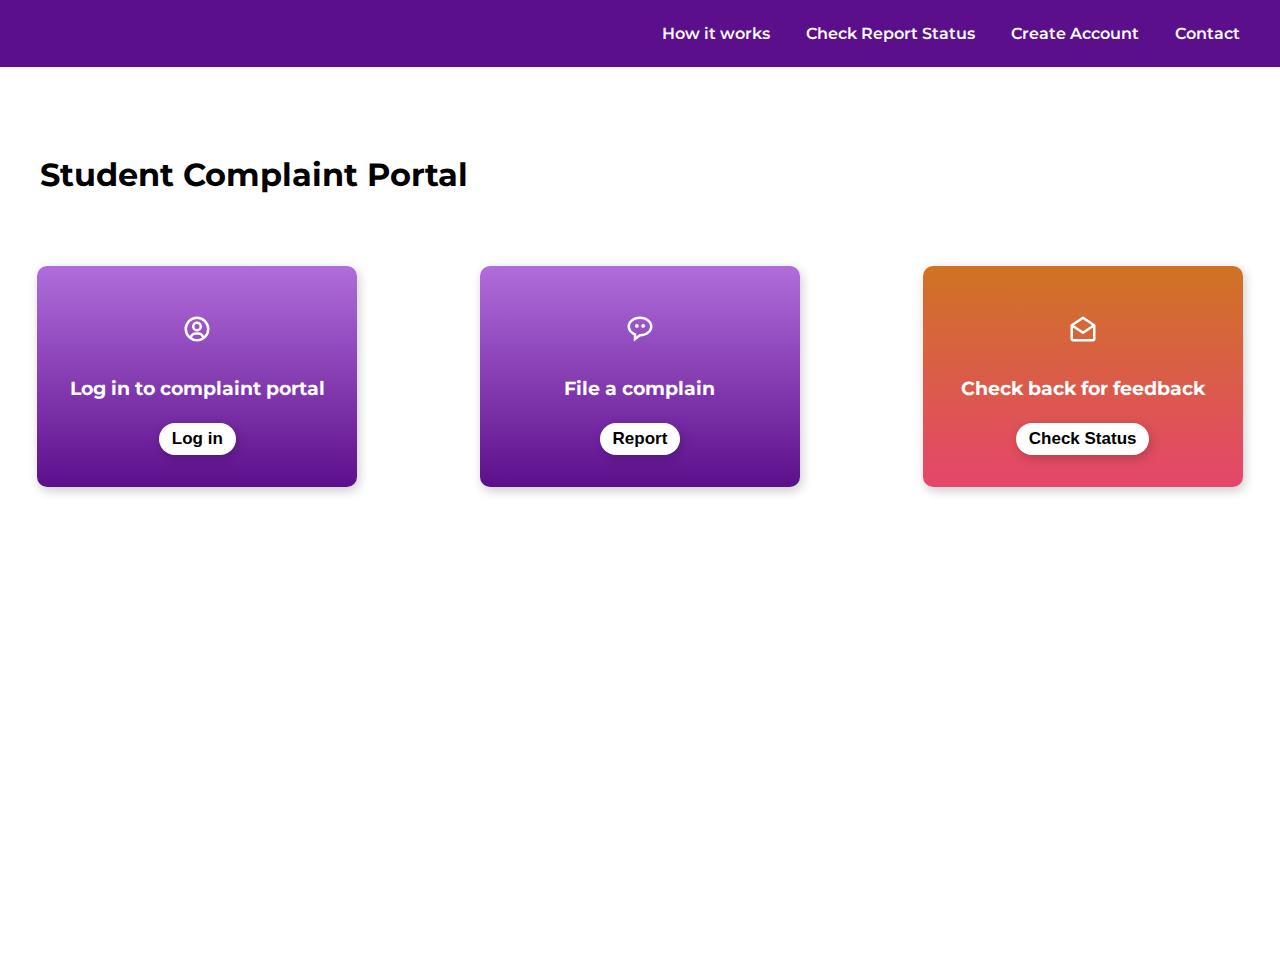
<file: index.html>
<!DOCTYPE html>
<html lang="en">

<head>
  <meta charset="UTF-8" />
  <meta http-equiv="X-UA-Compatible" content="IE=edge" />
  <meta name="viewport" content="width=device-width, initial-scale=1.0" />
  <link rel="stylesheet" href="./assets/css/utilities.css" />
  <link rel="stylesheet" href="./assets/css/index.css" />
  <link rel="stylesheet" href="https://use.fontawesome.com/releases/v5.15.4/css/all.css"
    integrity="sha384-DyZ88mC6Up2uqS4h/KRgHuoeGwBcD4Ng9SiP4dIRy0EXTlnuz47vAwmeGwVChigm" crossorigin="anonymous" />
  <title>Campus Complain Portal</title>
</head>

<body>
  <header>
    <nav class="nav">
      <div class="nav-links-div">
        <a href="#how-it-works" class="nav-links">How it works</a>
        <a href="./public/dashboard.html" class="nav-links">Check Report Status</a>
        <a href="./public/signup.html" class="nav-links">Create Account</a>
        <a href="" class="nav-links">Contact</a>
      </div>
      <div class="hamburger">
        <i class="fas fa-bars"></i>
      </div>
    </nav>
  </header>

  <main>
    <section id="how-it-works">
      <h1>Student Complaint Portal</h1>
      <div class="card-row">
        <!-- card one -->
        <a href="./public/login.html" class="card-body">
          <svg xmlns="http://www.w3.org/2000/svg" viewBox="0 0 24 24" width="30" height="30"
            style="fill: rgba(255, 255, 255)">
            <path
              d="M12 2A10.13 10.13 0 0 0 2 12a10 10 0 0 0 4 7.92V20h.1a9.7 9.7 0 0 0 11.8 0h.1v-.08A10 10 0 0 0 22 12 10.13 10.13 0 0 0 12 2zM8.07 18.93A3 3 0 0 1 11 16.57h2a3 3 0 0 1 2.93 2.36 7.75 7.75 0 0 1-7.86 0zm9.54-1.29A5 5 0 0 0 13 14.57h-2a5 5 0 0 0-4.61 3.07A8 8 0 0 1 4 12a8.1 8.1 0 0 1 8-8 8.1 8.1 0 0 1 8 8 8 8 0 0 1-2.39 5.64z">
            </path>
            <path
              d="M12 6a3.91 3.91 0 0 0-4 4 3.91 3.91 0 0 0 4 4 3.91 3.91 0 0 0 4-4 3.91 3.91 0 0 0-4-4zm0 6a1.91 1.91 0 0 1-2-2 1.91 1.91 0 0 1 2-2 1.91 1.91 0 0 1 2 2 1.91 1.91 0 0 1-2 2z">
            </path>
          </svg>
          <h2>Log in to complaint portal</h2>
          <button class="card-btn">Log in</button>
        </a>
        <!-- card two -->
        <a href="./public/report.html" class="card-body">
          <svg xmlns="http://www.w3.org/2000/svg" viewBox="0 0 24 24" width="30" height="30"
            style="fill: rgba(255, 255, 255)">
            <circle cx="9.5" cy="9.5" r="1.5"></circle>
            <circle cx="14.5" cy="9.5" r="1.5"></circle>
            <path
              d="M12 2C6.486 2 2 5.589 2 10c0 2.908 1.897 5.515 5 6.934V22l5.34-4.004C17.697 17.852 22 14.32 22 10c0-4.411-4.486-8-10-8zm0 14h-.333L9 18v-2.417l-.641-.247C5.671 14.301 4 12.256 4 10c0-3.309 3.589-6 8-6s8 2.691 8 6-3.589 6-8 6z">
            </path>
          </svg>

          <h2>File a complain</h2>
          <button class="card-btn">Report</button>
        </a>
        <!-- card three -->
        <a href="./public/status.html" class="card-body">
          <svg xmlns="http://www.w3.org/2000/svg" viewBox="0 0 24 24" width="30" height="30"
            style="fill: rgba(255, 255, 255)">
            <path
              d="m21.555 8.168-9-6a1 1 0 0 0-1.109 0l-9 6A1 1 0 0 0 2 9v11c0 1.103.897 2 2 2h16c1.103 0 2-.897 2-2V9c0-.334-.167-.646-.445-.832zM12 4.202 19.197 9 12 13.798 4.803 9 12 4.202zM4 20v-9.131l7.445 4.963a1 1 0 0 0 1.11 0L20 10.869 19.997 20H4z">
            </path>
          </svg>

          <h2>Check back for feedback</h2>
          <button class="card-btn">Check Status</button>
        </a>
      </div>
    </section>
  </main>

  <script src="./assets/js/index.js"></script>
</body>

</html>
</file>
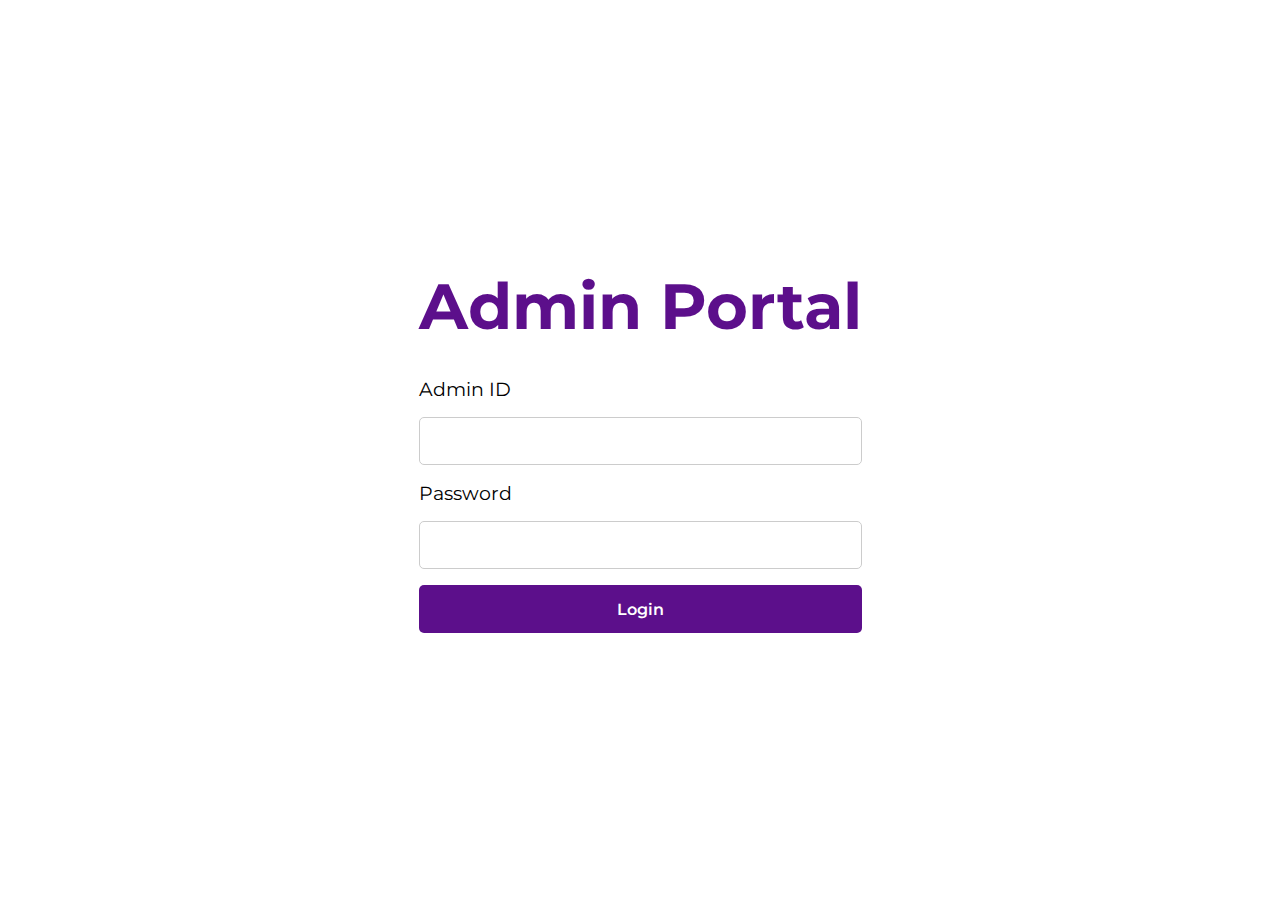
<file: public/admin_dashboard.html>
<!DOCTYPE html>
<html lang="en">

<head>
  <meta charset="UTF-8" />
  <meta http-equiv="X-UA-Compatible" content="IE=edge" />
  <meta name="viewport" content="width=device-width, initial-scale=1.0" />
  <link rel="stylesheet" href="./../assets/css/utilities.css" />
  <link rel="stylesheet" href="./../assets/css/report.css" />
  <link rel="stylesheet" href="./../assets/css/dashboard.css" />
  <link rel="stylesheet" href="./../assets/css/admin_received_reports.css" />
  <link rel="stylesheet" href="https://use.fontawesome.com/releases/v5.15.4/css/all.css"
    integrity="sha384-DyZ88mC6Up2uqS4h/KRgHuoeGwBcD4Ng9SiP4dIRy0EXTlnuz47vAwmeGwVChigm" crossorigin="anonymous" />
  <title>Report</title>
</head>

<body>
  <main>
    <aside class="side-menu">
      <div class="hamburger">
        <i class="fas fa-bars"></i>
      </div>
      <!-- <a href="./admin_dashboard.html">Admin</a> -->
      <a href="./registered_students.html">Students</a>
      <a href="#" class="active">Complains</a>
      <a href="#" onclick="adminLogout()">Logout</a>
    </aside>

    <section class="admin_report">
      <div class="heading">
        <h1>
          Welcome back,
          <span class="admin-name-holder">admin</span>
        </h1>
        <p class="pending-report-stat"></p>
      </div>
      <table>
        <tr>
          <th># Report ID</th>
          <th>Reporter</th>
          <th>Complain</th>
          <th>Type</th>
          <th>Phone Number</th>
          <th>Status</th>
          <th>Update Status</th>
        </tr>
        <tbody class="received-reports"></tbody>
      </table>
    </section>
  </main>

  <script src="./../assets/js/common.js"></script>
  <script src="./../assets/js/admin_received_reports.js"></script>
  <script src="./../assets/js/admin_feedback.js"></script>
</body>

</html>
</file>
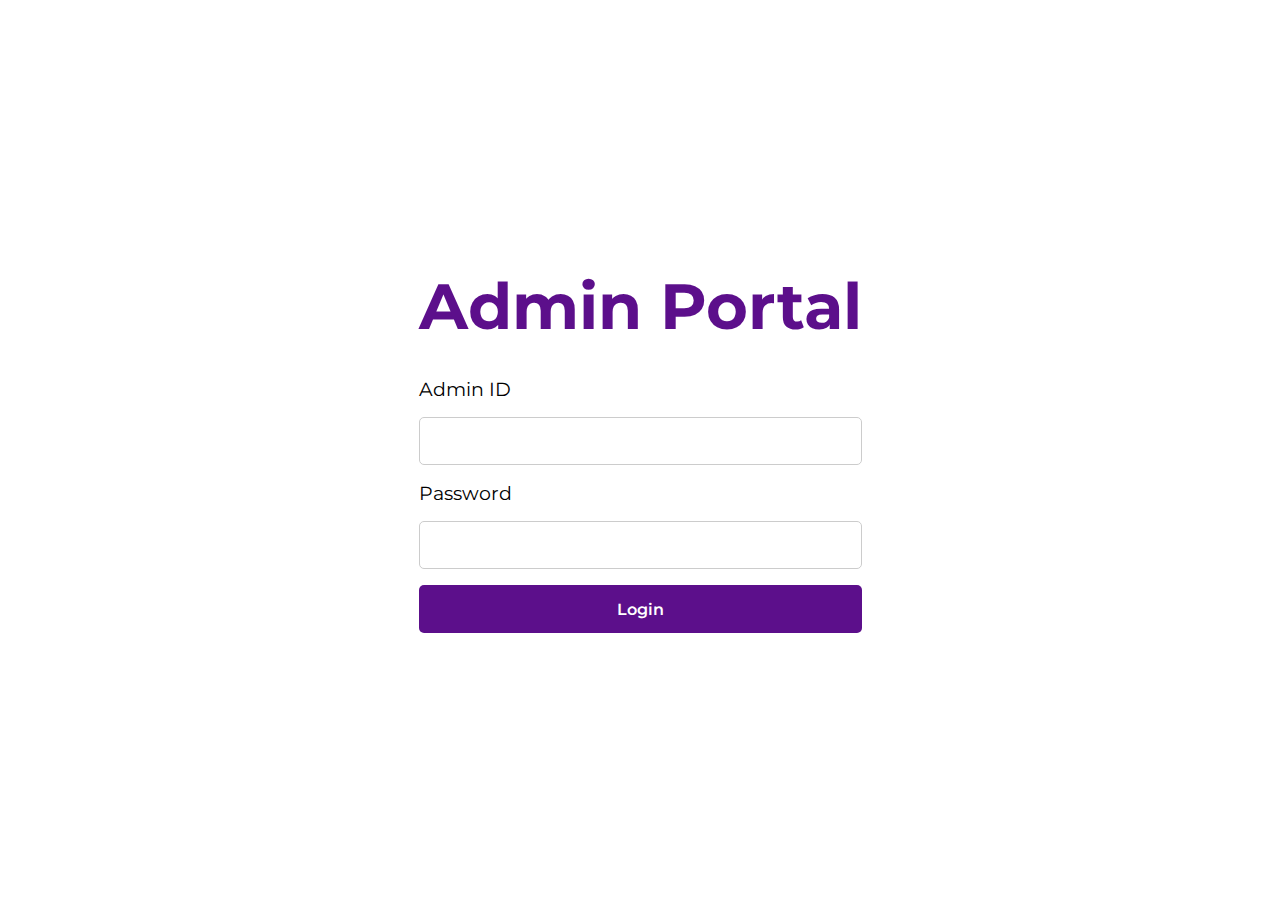
<file: public/admin_login.html>
<!DOCTYPE html>
<html lang="en">
  <head>
    <meta charset="UTF-8" />
    <meta http-equiv="X-UA-Compatible" content="IE=edge" />
    <meta name="viewport" content="width=device-width, initial-scale=1.0" />
    <link rel="stylesheet" href="./../assets/css/admin_login.css" />
    <link rel="stylesheet" href="./../assets/css/utilities.css" />
    <title>Admin Login</title>
  </head>
  <body>
    <main>
      <form onsubmit="return false">
        <h3>Admin Portal</h3>
        <p class="message"></p>
        <div class="input-wrapper">
          <label> Admin ID </label>
          <input type="text" id="admin_id" required />
        </div>
        <div class="input-wrapper">
          <label> Password </label>
          <input type="password" id="admin_password" required />
        </div>
        <div class="input-wrapper">
          <button class="admin-login-btn">Login</button>
        </div>
      </form>
    </main>

    <script src="./../assets/js/admin_login.js"></script>
  </body>
</html>
</file>
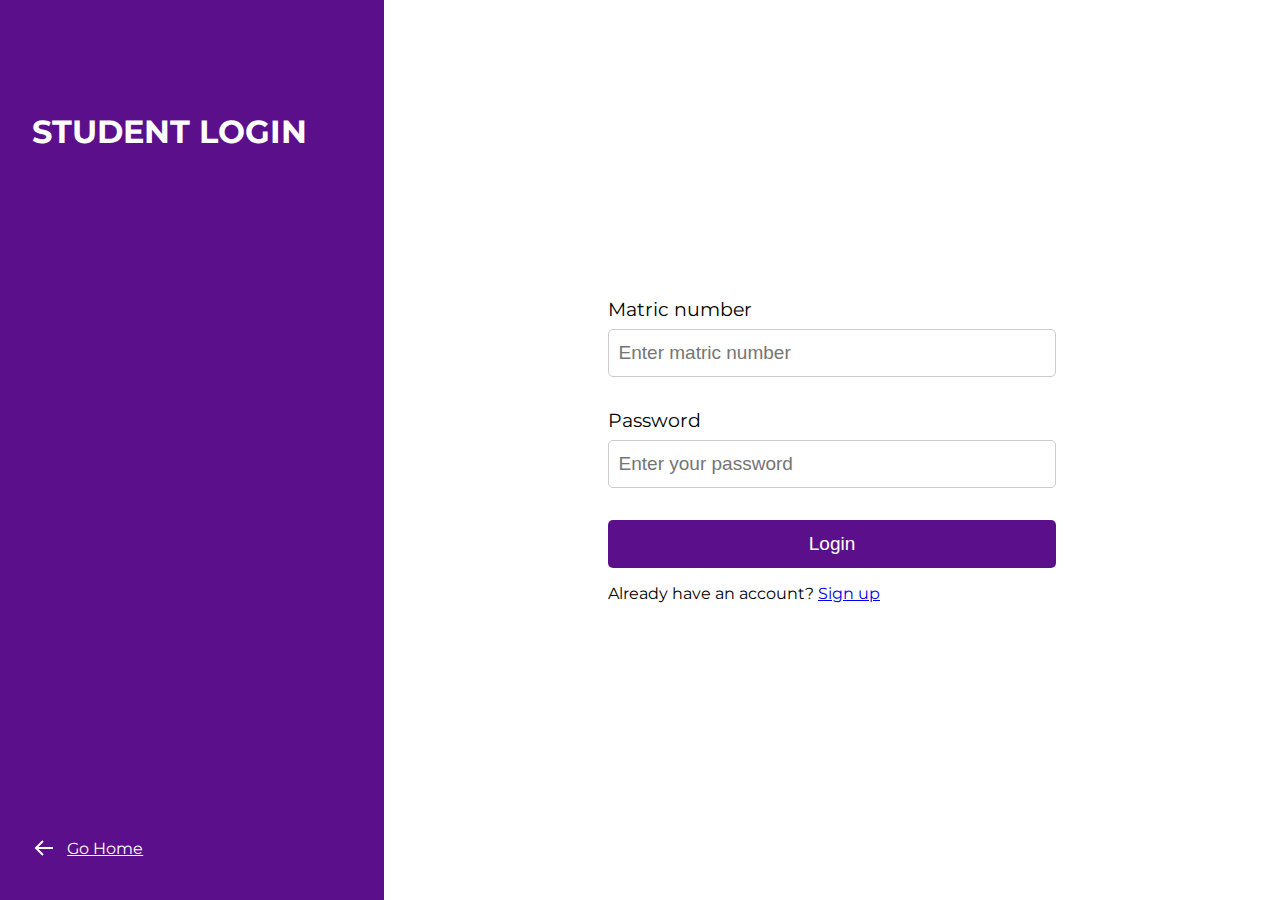
<file: public/dashboard.html>
<!DOCTYPE html>
<html lang="en">

<head>
  <meta charset="UTF-8" />
  <meta http-equiv="X-UA-Compatible" content="IE=edge" />
  <meta name="viewport" content="width=device-width, initial-scale=1.0" />
  <link rel="stylesheet" href="./../assets/css/utilities.css" />
  <link rel="stylesheet" href="./../assets/css/dashboard.css" />
  <link rel="stylesheet" href="https://use.fontawesome.com/releases/v5.15.4/css/all.css"
    integrity="sha384-DyZ88mC6Up2uqS4h/KRgHuoeGwBcD4Ng9SiP4dIRy0EXTlnuz47vAwmeGwVChigm" crossorigin="anonymous" />
  <title>Report | Student Dashboard</title>
</head>

<body>
  <main>
    <aside class="side-menu">
      <div class="hamburger">
        <i class="fas fa-bars"></i>
      </div>
      <a href="#" class="active">Dashboard</a>
      <a href="./report.html" class="">Report</a>
      <a href="./status.html" class="">Status</a>
      <a href="#" onclick="logout()" class="">Logout</a>
    </aside>

    <section class="dashboard">
      <h1>
        Welcome back,
        <span class="user-name-holder">2018/122712cs</span>
      </h1>

      <div class="stats">
        <div class="reasons-to-report">
          <h1>Reasons you should report!!!</h1>
          <ul>
            <li>Your informations are protected</li>
            <li>Helps prevent crime reoccurrence</li>
            <li>Justice will be served appropriately</li>
          </ul>
        </div>
      </div>
    </section>
  </main>

  <script src="./../assets/js/dashboard.js"></script>
  <script src="./../assets/js/common.js"></script>
</body>

</html>
</file>
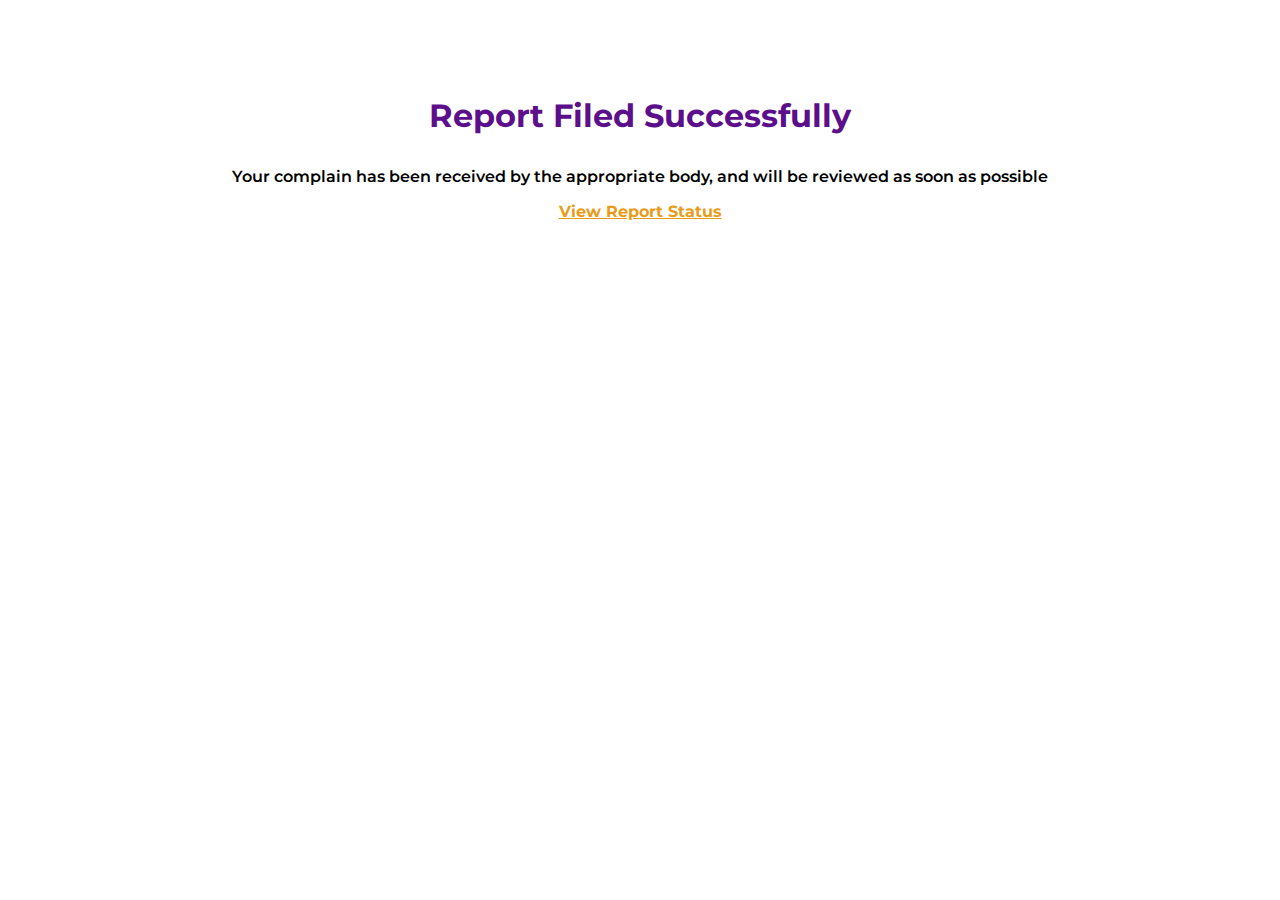
<file: public/feedback_success.html>
<!DOCTYPE html>
<html lang="en">
  <head>
    <meta charset="UTF-8" />
    <meta http-equiv="X-UA-Compatible" content="IE=edge" />
    <meta name="viewport" content="width=device-width, initial-scale=1.0" />
    <link rel="stylesheet" href="./../assets/css/utilities.css" />
    <link rel="stylesheet" href="./../assets/css/success.css" />
    <title>Document</title>
  </head>
  <body>
    <main>
      <h1>Report Filed Successfully</h1>

      <p>
        Your complain has been received by the appropriate body, and will be
        reviewed as soon as possible
      </p>

      <a href="./status.html">view report status</a>
    </main>
  </body>
</html>
</file>
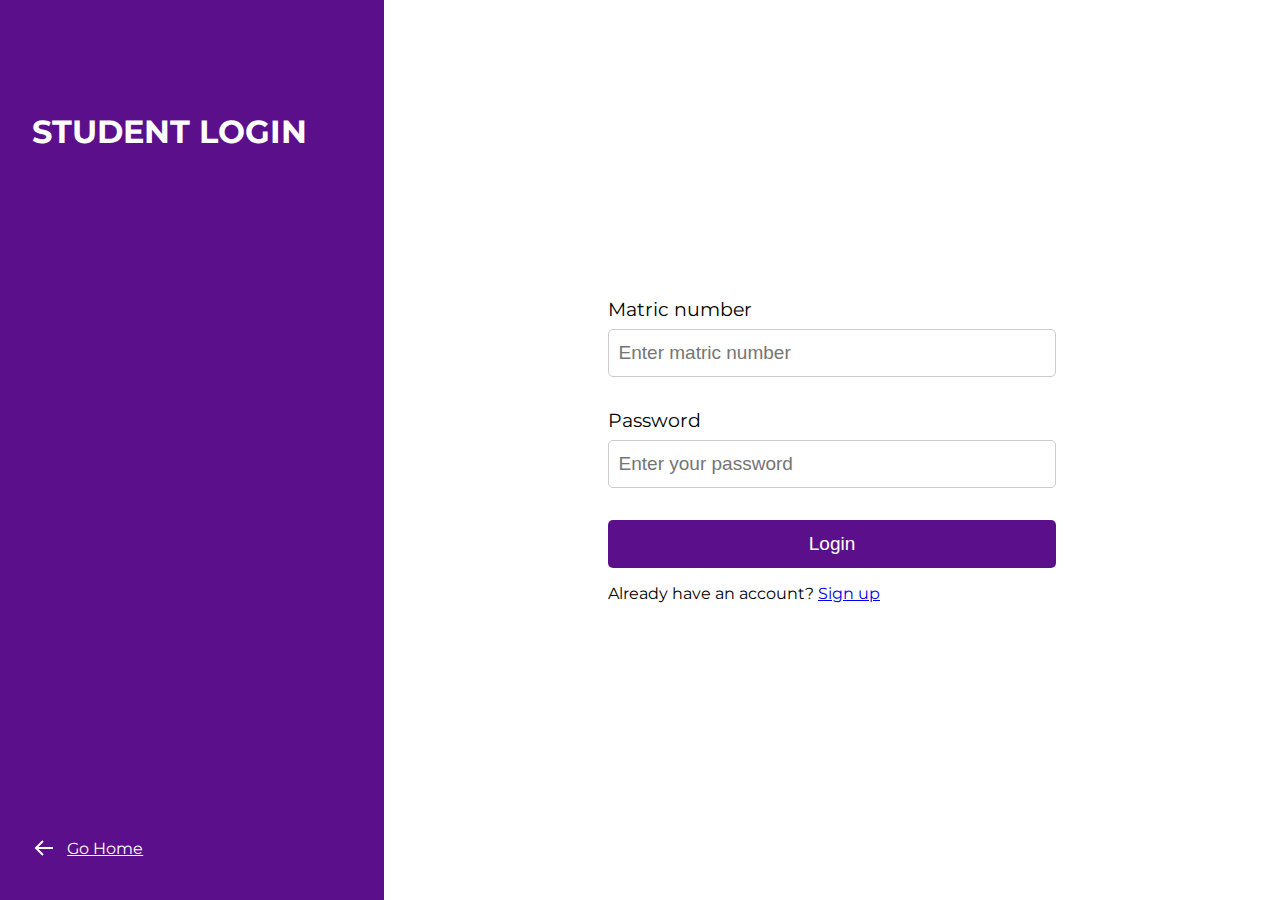
<file: public/login.html>
<!DOCTYPE html>
<html lang="en">
  <head>
    <meta charset="UTF-8" />
    <meta http-equiv="X-UA-Compatible" content="IE=edge" />
    <meta name="viewport" content="width=device-width, initial-scale=1.0" />
    <link rel="stylesheet" href="./../assets/css/utilities.css" />
    <link rel="stylesheet" href="./../assets/css/forms.css" />
    <link
      rel="stylesheet"
      href="https://use.fontawesome.com/releases/v5.15.4/css/all.css"
      integrity="sha384-DyZ88mC6Up2uqS4h/KRgHuoeGwBcD4Ng9SiP4dIRy0EXTlnuz47vAwmeGwVChigm"
      crossorigin="anonymous"
    />
    <title>Student Login</title>
  </head>
  <body>
    <main class="auth-form-wrapper">
      <section class="left-side">
        <div>
          <i class="fas fa-user-lock"></i>
          <h1>Student Login</h1>
        </div>
        <span id="message"></span>

        <a href="./../index.html" class="back-btn">
          <svg
            xmlns="http://www.w3.org/2000/svg"
            width="24"
            height="24"
            viewBox="0 0 24 24"
            style="fill: rgba(255, 255, 255, 255)"
          >
            <path
              d="M21 11H6.414l5.293-5.293-1.414-1.414L2.586 12l7.707 7.707 1.414-1.414L6.414 13H21z"
            ></path>
          </svg>
          Go Home</a
        >
      </section>
      <section class="form-wrapper">
        <form onsubmit="return false">
          <div class="input-wrapper">
            <label for="">Matric number</label>
            <input
              type="text"
              placeholder="Enter matric number"
              autocomplete="off"
              id="user-matric"
            />
          </div>

          <div class="input-wrapper">
            <label for="">Password</label>
            <input
              type="password"
              placeholder="Enter your password"
              id="user-password"
              autocomplete="off"
            />
          </div>
          <div class="input-wrapper">
            <button id="login-btn">Login</button>
            <span
              >Already have an account?
              <a href="./signup.html">Sign up</a></span
            >
          </div>
        </form>
      </section>
    </main>

    <script src="./../assets/js/login.js"></script>
  </body>
</html>
</file>
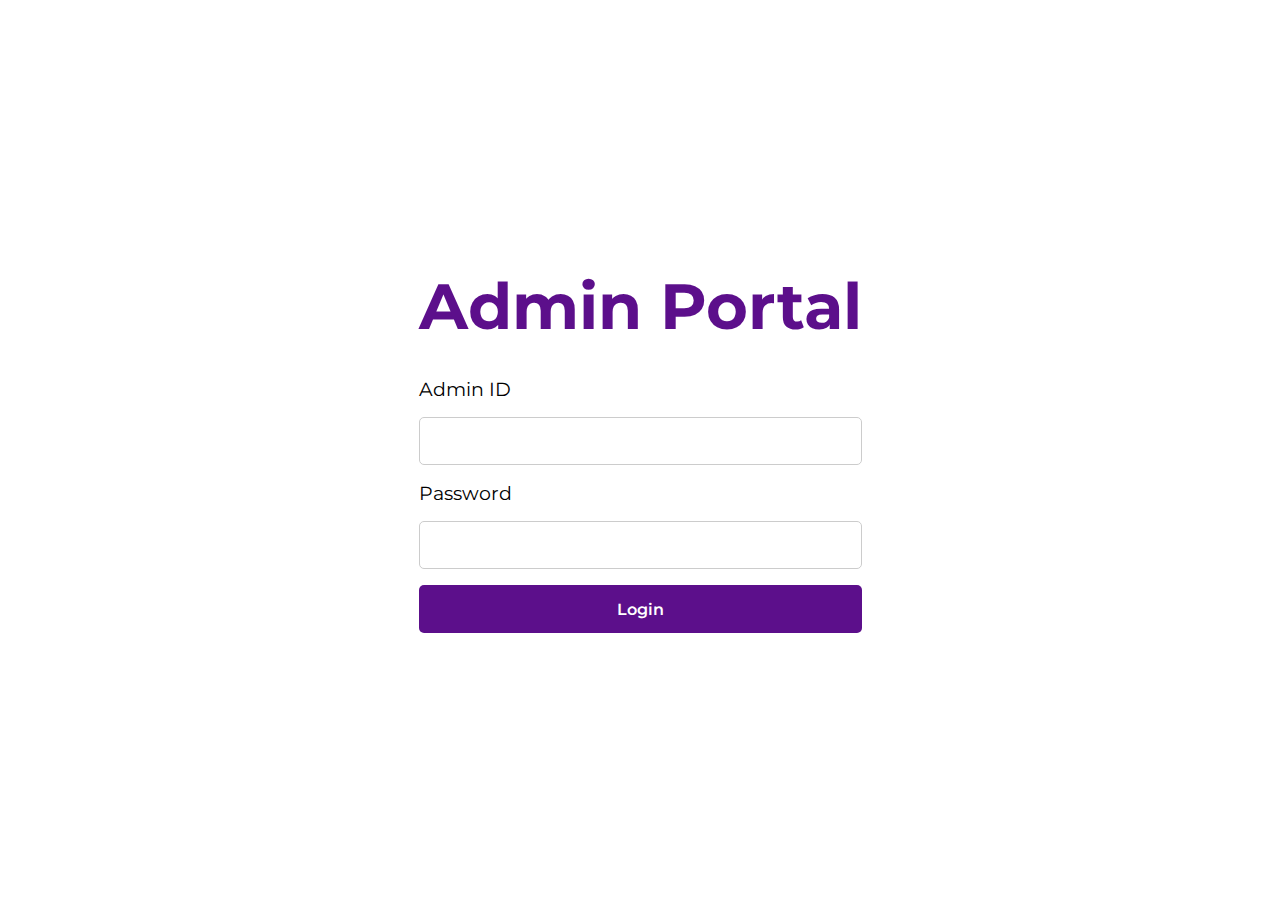
<file: public/registered_students.html>
<!DOCTYPE html>
<html lang="en">
  <head>
    <meta charset="UTF-8" />
    <meta http-equiv="X-UA-Compatible" content="IE=edge" />
    <meta name="viewport" content="width=device-width, initial-scale=1.0" />
    <link rel="stylesheet" href="./../assets/css/utilities.css" />
    <link rel="stylesheet" href="./../assets/css/report.css" />
    <link rel="stylesheet" href="./../assets/css/dashboard.css" />
    <link rel="stylesheet" href="./../assets/css/admin_received_reports.css" />
    <title>Report</title>
  </head>
  <body>
    <main>
      <aside class="side-menu">
        <!-- <a href="./admin_dashboard.html">Admin</a> -->
        <a href="#" class="active">Students</a>
        <a href="./admin_dashboard.html">Complains</a>
        <a href="#" onclick="adminLogout()">Logout</a>
      </aside>

      <section class="admin_report">
        <div class="heading">
          <h1>
            Welcome back,
            <span class="admin-name-holder">admin</span>
          </h1>
          <p class="pending-report-stat"></p>
        </div>
        <table>
          <tr>
            <th>S/N</th>
            <th>Matric</th>
            <th>Fullname</th>
          </tr>
          <tbody class="received-reports registered_students"></tbody>
        </table>
      </section>
    </main>

    <script src="./../assets/js/common.js"></script>
    <script src="./../assets/js/registered_students_stats.js"></script>
  </body>
</html>
</file>
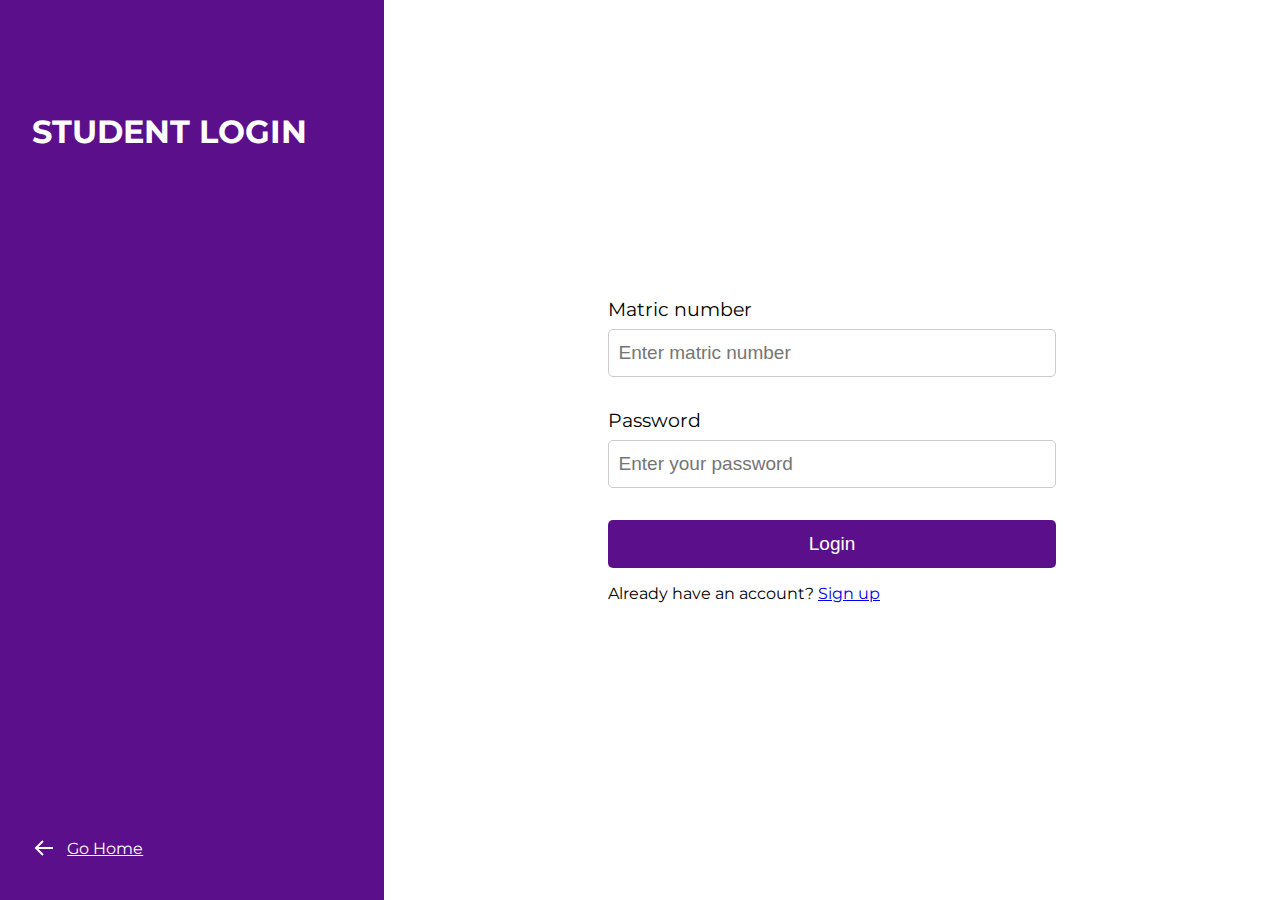
<file: public/report.html>
<!DOCTYPE html>
<html lang="en">

<head>
  <meta charset="UTF-8" />
  <meta http-equiv="X-UA-Compatible" content="IE=edge" />
  <meta name="viewport" content="width=device-width, initial-scale=1.0" />
  <link rel="stylesheet" href="./../assets/css/utilities.css" />
  <link rel="stylesheet" href="./../assets/css/report.css" />
  <link rel="stylesheet" href="./../assets/css/dashboard.css" />
  <link rel="stylesheet" href="https://use.fontawesome.com/releases/v5.15.4/css/all.css"
    integrity="sha384-DyZ88mC6Up2uqS4h/KRgHuoeGwBcD4Ng9SiP4dIRy0EXTlnuz47vAwmeGwVChigm" crossorigin="anonymous" />
  <title>Report</title>
</head>

<body>
  <main>
    <aside class="side-menu">
      <div class="hamburger">
        <i class="fas fa-bars"></i>
      </div>
      <a href="./dashboard.html">Dashboard</a>
      <a href="#" class="active">Report</a>
      <a href="./status.html">Status</a>
      <a href="#" onclick="logout()">Logout</a>
    </aside>

    <section class="report">
      <div class="warning">
        <h1>READ BEFORE FILING COMPLAINT</h1>
        <p>
          The information I will be providing on this platform would be
          correct to the best of my knowledge and I acknowledge that providing
          any false information shall make me liable to Penal actions under
          the polytechnic laws.
        </p>
      </div>
      <!-- form -->
      <form onsubmit="return false">
        <div class="input-wrapper">
          <input type="text" placeholder="Name" id="reporter-name" required readonly disabled="true" />
        </div>
        <div class="input-wrapper">
          <input type="email" placeholder="Email" id="reporter-email" required />
        </div>
        <div class="input-wrapper">
          <input type="tel" placeholder="Phone number" id="reporter-num" maxlength="11" required />
        </div>
        <div class="input-wrapper">
          <input type="text" placeholder="Address" id="reporter-address" required />
        </div>
        <div class="input-wrapper">
          <select name="report-type" id="report-type">
            <option value="Abuse">Abuse</option>
            <option value="Result">Result</option>
            <option value="Lodge">Lodge</option>
            <option value="Fighting">Fighting</option>
            <option value="Attack">Attack</option>
            <option value="Payment">Payment</option>
          </select>
        </div>

        <!--  -->

        <div class="input-wrapper">
          <textarea placeholder="File Complaint (description)" id="report-message"></textarea>
        </div>
        <div class="input-wrapper">
          <button id="report-submit-btn">Submit</button>
        </div>
      </form>
    </section>
  </main>

  <script src="./../assets/js/report.js"></script>
  <script src="./../assets/js/common.js"></script>
</body>

</html>
</file>
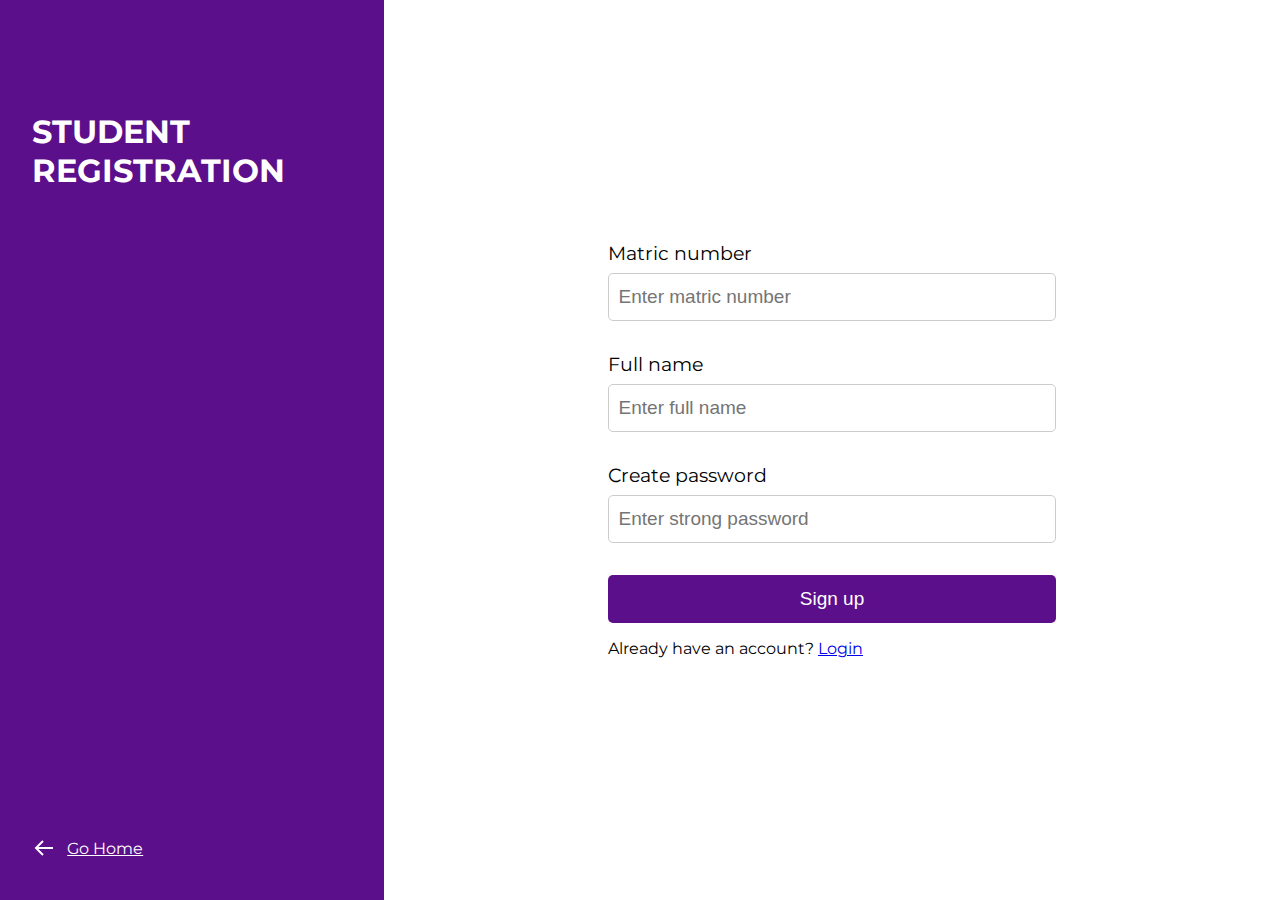
<file: public/signup.html>
<!DOCTYPE html>
<html lang="en">
  <head>
    <meta charset="UTF-8" />
    <meta http-equiv="X-UA-Compatible" content="IE=edge" />
    <meta name="viewport" content="width=device-width, initial-scale=1.0" />
    <link rel="stylesheet" href="./../assets/css/utilities.css" />
    <link rel="stylesheet" href="./../assets/css/forms.css" />
    <link
      rel="stylesheet"
      href="https://use.fontawesome.com/releases/v5.15.4/css/all.css"
      integrity="sha384-DyZ88mC6Up2uqS4h/KRgHuoeGwBcD4Ng9SiP4dIRy0EXTlnuz47vAwmeGwVChigm"
      crossorigin="anonymous"
    />
    <title>Student Sign up</title>
  </head>
  <body>
    <main class="auth-form-wrapper">
      <section class="left-side">
        <div class="">
          <i class="fas fa-user-lock"></i>
          <h1>Student Registration</h1>
        </div>
        <span id="message"></span>
        <a href="./../index.html" class="back-btn">
          <svg
            xmlns="http://www.w3.org/2000/svg"
            width="24"
            height="24"
            viewBox="0 0 24 24"
            style="fill: rgba(255, 255, 255, 255)"
          >
            <path
              d="M21 11H6.414l5.293-5.293-1.414-1.414L2.586 12l7.707 7.707 1.414-1.414L6.414 13H21z"
            ></path>
          </svg>
          Go Home</a
        >
      </section>
      <section class="form-wrapper">
        <form onsubmit="return false">
          <div class="input-wrapper">
            <label for="">Matric number</label>
            <input
              type="text"
              placeholder="Enter matric number"
              id="matric-number"
              autocomplete="off"
              required
            />
          </div>
          <div class="input-wrapper">
            <label for="">Full name</label>
            <input
              type="text"
              placeholder="Enter full name"
              id="full-name"
              autocomplete="off"
              required
            />
          </div>
          <div class="input-wrapper">
            <label for="">Create password</label>
            <input
              autocomplete="current-password"
              type="password"
              placeholder="Enter strong password"
              id="pass-word"
              required
            />
          </div>
          <div class="input-wrapper">
            <button type="submit" id="signup-btn">Sign up</button>
            <span
              >Already have an account? <a href="./login.html">Login</a></span
            >
          </div>
        </form>
      </section>
    </main>

    <script src="./../assets/js/signup.js"></script>
  </body>
</html>
</file>
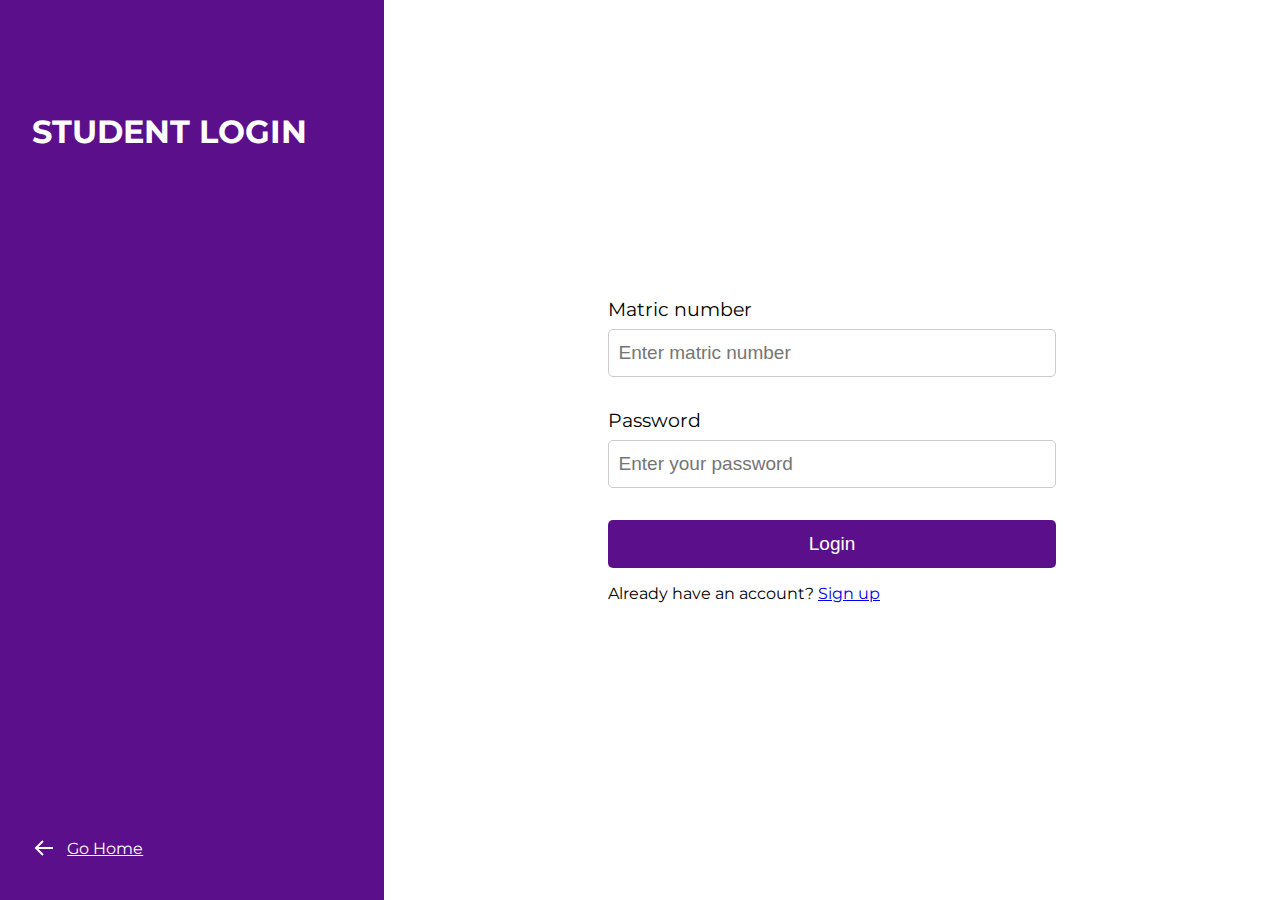
<file: public/status.html>
<!DOCTYPE html>
<html lang="en">

<head>
  <meta charset="UTF-8" />
  <meta http-equiv="X-UA-Compatible" content="IE=edge" />
  <meta name="viewport" content="width=device-width, initial-scale=1.0" />
  <link rel="stylesheet" href="./../assets/css/utilities.css" />
  <link rel="stylesheet" href="./../assets/css/dashboard.css" />
  <link rel="stylesheet" href="./../assets/css/status.css" />
  <link rel="stylesheet" href="https://use.fontawesome.com/releases/v5.15.4/css/all.css"
    integrity="sha384-DyZ88mC6Up2uqS4h/KRgHuoeGwBcD4Ng9SiP4dIRy0EXTlnuz47vAwmeGwVChigm" crossorigin="anonymous" />
  <title>Report Status</title>
</head>

<body>
  <main>
    <aside class="side-menu">
      <div class="hamburger">
        <i class="fas fa-bars"></i>
      </div>
      <a href="./dashboard.html">Dashboard</a>
      <a href="./report.html">Report</a>
      <a href="#" class="active">Status</a>
      <a href="#" onclick="logout()">Logout</a>
    </aside>

    <section class="status">
      <h1>
        <span class="user-name-holder">2018/122712cs</span>
      </h1>

      <div class="stats">
        <p class="pending-report-stat"></p>
        <!-- <p>You don't have any feedback yet</p> -->
        <div class="reports">
          <table>
            <tr>
              <th># Report ID</th>
              <th>Reporter</th>
              <th>Complain</th>
              <th>Type</th>
              <th>Phone Number</th>
              <th>Feedback</th>
              <th>Status</th>
            </tr>
            <tbody class="reports-made"></tbody>
          </table>
          <!-- loader -->
          <div class="loader"></div>
        </div>
      </div>
    </section>
  </main>
  <script src="./../assets/js/status.js"></script>
  <script src="./../assets/js/common.js"></script>
</body>

</html>
</file>
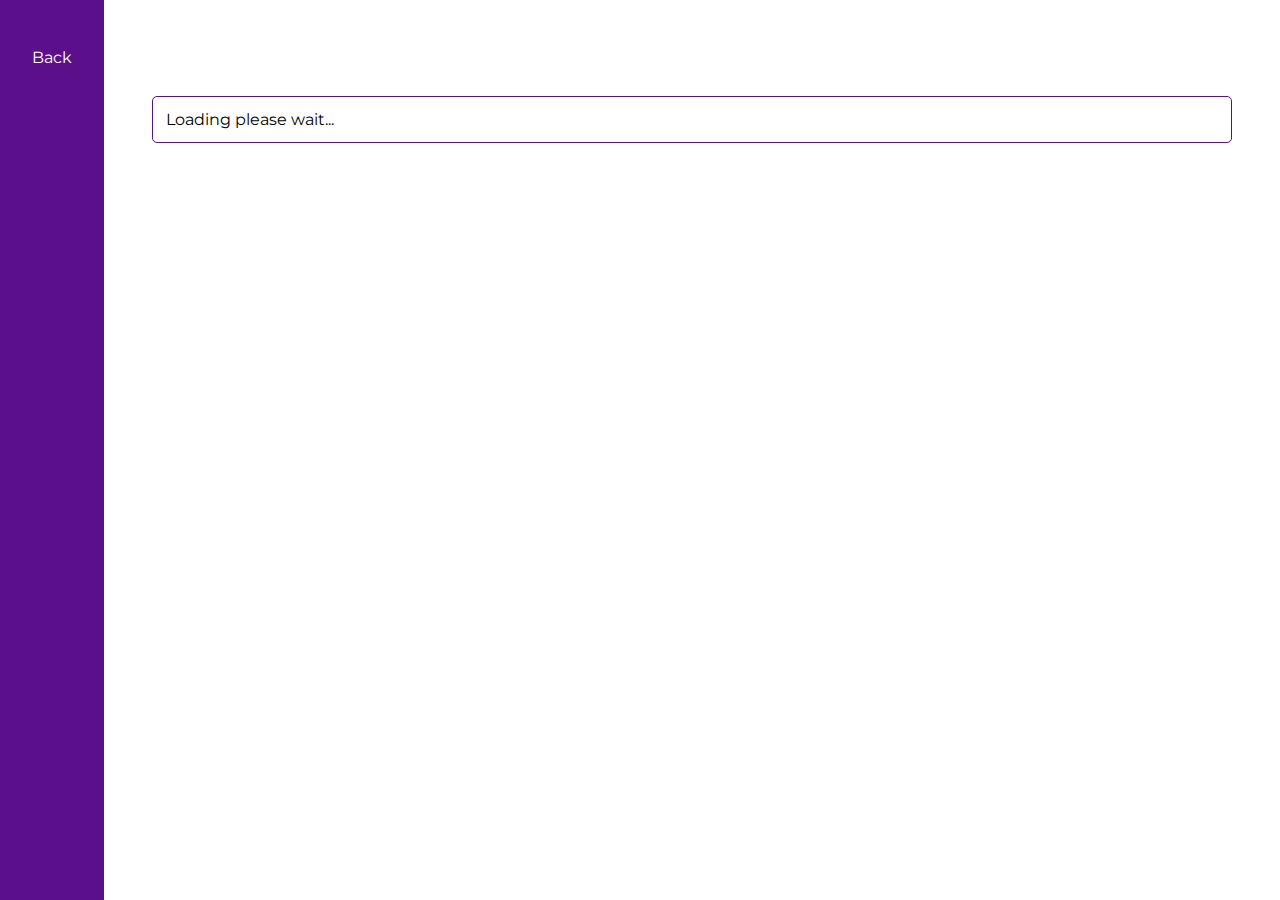
<file: public/view_report.html>
<!DOCTYPE html>
<html lang="en">

<head>
  <meta charset="UTF-8" />
  <meta http-equiv="X-UA-Compatible" content="IE=edge" />
  <meta name="viewport" content="width=device-width, initial-scale=1.0" />
  <link rel="stylesheet" href="./../assets/css/utilities.css" />
  <link rel="stylesheet" href="./../assets/css/report.css" />
  <link rel="stylesheet" href="./../assets/css/dashboard.css" />
  <link rel="stylesheet" href="./../assets/css/admin_received_reports.css" />
  <link rel="stylesheet" href="./../assets/css/view_report.css" />
  <link rel="stylesheet" href="https://use.fontawesome.com/releases/v5.15.4/css/all.css"
    integrity="sha384-DyZ88mC6Up2uqS4h/KRgHuoeGwBcD4Ng9SiP4dIRy0EXTlnuz47vAwmeGwVChigm" crossorigin="anonymous" />
  <title>Report</title>
</head>

<body>
  <main>
    <aside class="side-menu">
      <div class="hamburger">
        <i class="fas fa-bars"></i>
      </div>
      <!-- <a href="./admin_dashboard.html">Admin</a> -->
      <a href="#" onclick="window.history.back();">Back</a>
    </aside>

    <section class="admin_report">
      <div class="heading">
        <h1>
          <span class="report-info"></span>
        </h1>
        <!-- <p class="pending-report-stat">You don't have any report yet</p> -->
        <!-- <p>You have not given any feedback yet</p> -->
      </div>
      <div class="report-body"></div>
    </section>
  </main>

  <script src="./../assets/js/common.js"></script>
  <script src="./../assets/js/reportDetails.js"></script>
</body>

</html>
</file>
<file: assets/css/utilities.css>
@import url("https://fonts.googleapis.com/css2?family=Montserrat&display=swap");
@import url("https://fonts.googleapis.com/css2?family=Montserrat&family=Raleway:ital,wght@0,100;0,200;0,300;0,400;0,500;0,600;0,700;0,800;0,900;1,100;1,200;1,300;1,400;1,500;1,600;1,700;1,800;1,900&display=swap");

* {
  margin: 0;
  box-sizing: border-box;
}

:root {
  --app-primary--font: "Montserrat";
  --app-secondary--font: "Raleway";
  --app-primary-color: #5c0f8b;
  --app-secondary-color: #52a4e0;
  --app-tertiary-color: #e79d1c;
  --app-color-white: #ffffff;
  --app-linear-bg-1: linear-gradient(to top, #008dce, #25c6f0);
  --app-linear-bg-2: linear-gradient(to top, #e5466b, #d07324);
  --app-linear-bg-3: linear-gradient(to top, #5c0f8b, #b16ddb);
}

nav {
  background-color: var(--app-primary-color);
  font-family: var(--app-primary--font);
  display: flex;
  justify-content: flex-end;
  padding: 1.5rem;
}

.hamburger {
  display: none;
}

nav .nav-links {
  color: var(--app-color-white);
  padding: 0 1rem;
  font-size: 1rem;
  text-decoration: none;
  font-weight: 600;
}

nav .nav-links:hover {
  transition: 0.6s ease;
  color: var(--app-tertiary-color);
}

nav.open .nav-links {
  display: inline;
}

@media (max-width: 900px) {
  nav {
    padding: 0.5rem;
    justify-content: space-between;
  }

  nav .nav-links-div {
    display: flex;
    flex-direction: column;
    padding-top: 3rem;
  }

  .nav-links {
    display: none;
    margin-bottom: 2rem;
  }

  .hamburger {
    color: white;
    font-size: 1.5rem;
    cursor: pointer;
    display: inline;
  }
}
</file>
<file: assets/css/index.css>
main {
  padding: 1rem 0;
  font-family: var(--app-primary--font);
  min-height: 100vh;
}

#how-it-works h1 {
  padding: 2.5rem;
  font-size: 1.5rem;
  text-align: center;
}

.card-row {
  display: flex;
  flex-direction: column;
  justify-content: space-around;
  gap: 3rem;
  padding-top: 2rem;
}

.card-row .card-body {
  text-align: center;
  margin: 0 auto;
  width: 85%;
  padding: 2rem;
  text-decoration: none;
  color: var(--app-color-white);
  font-size: 0.8rem;
  line-height: 2;
  background-image: var(--app-linear-bg-3);
  border-radius: 10px;
  box-shadow: 2px 3.5px 11px 0px rgb(0 0 0 / 20%);
}

.card-body:nth-child(1) {
  background-image: var(--app-linear-bg-3);
}
.card-body:nth-child(2) {
  background-image: var(--app-linear-bg-3);
}
.card-body:nth-child(3) {
  background-image: var(--app-linear-bg-2);
}

.card-body svg {
  margin: 1rem;
}

.card-body h2 {
  margin-bottom: 1rem;
}

.card-body .card-btn {
  padding: 2.33% 5%;
  border: none;
  background-color: var(--app-color-white);
  box-shadow: 2px 3.5px 11px 0px rgb(0 0 0 / 20%);
  border-radius: 35px;
  font-weight: 700;
  font-size: 17px;
  cursor: pointer;
}

@media (min-width: 900px) {
  main {
    padding: 3rem 0;
  }
  .card-row {
    flex-direction: row;
  }

  .card-row .card-body {
    width: 25%;
  }

  #how-it-works h1 {
    text-align: left;
    font-size: 2rem;
  }
}
</file>
<file: assets/css/report.css>
.report {
  display: flex;
  flex-direction: column;
  align-items: center;
  width: 100%;
  padding: 1rem 0;
}

.report .warning {
  text-align: center;
  width: 50%;
  line-height: 2;
}

.warning h1 {
  color: red;
}

.report form {
  width: 80%;
  display: flex;
  flex-direction: column;
  align-items: center;
}

.report form .input-wrapper {
  display: flex;
  justify-content: center;
  flex-direction: column;
  align-items: center;
  margin: 1rem;
  width: 80%;
}

.input-wrapper input,
.input-wrapper select,
.input-wrapper textarea {
  width: 100%;
  padding: 0.9rem;
  font-family: var(--app-secondary--font);
  font-weight: 600;
  border: 1px solid #ccc;
  border-radius: 5px;
  outline: none;
  text-transform: capitalize;
}

.input-wrapper textarea {
  height: 100px;
  resize: none;
}

.input-wrapper button {
  width: 100%;
  padding: 12px 32px;
  font-size: 19px;
  background-color: var(--app-primary-color);
  color: var(--app-color-white);
  border: none;
  border-radius: 5px;
  cursor: pointer;
}

@media (max-width: 900px) {
  .report .warning {
    text-align: center;
    width: 90%;
    line-height: 2;
  }

  .report form .input-wrapper {
    width: 100%;
  }
}
</file>
<file: assets/css/dashboard.css>
main {
  display: flex;
  height: 100%;
  font-family: var(--app-primary--font);
}

.side-menu {
  display: flex;
  flex-direction: column;
  background-color: var(--app-primary-color);
  font-family: var(--app-primary--font);
  padding: 2rem 1rem;
}
.side-menu.open a {
  display: inline;
}
.side-menu a {
  color: var(--app-color-white);
  padding: 1rem;
  text-decoration: none;
  display: none;
}

.side-menu a.active {
  color: var(--app-tertiary-color);
  font-weight: 600;
}

.side-menu a:hover {
  color: var(--app-tertiary-color);
}

.dashboard {
  padding: 3rem;
  min-height: 100vh;
  font-family: var(--app-primary--font);
  width: 100%;
}

.dashboard h1 {
  text-transform: capitalize;
}

.user-name-holder {
  text-transform: capitalize;
}

.reasons-to-report {
  margin-top: 3rem;
}

.reasons-to-report h1 {
  margin: 1rem 0;
  color: var(--app-tertiary-color);
}

.reasons-to-report ul li {
  margin: 1rem 0;
}

@media (min-width: 900px) {
  .dashboard h1 {
    padding-left: 3rem;
  }

  .reasons-to-report h1 {
    /* text-align: center; */
  }

  .reasons-to-report ul {
    margin-top: 2rem;
    list-style: none;
    display: flex;
    align-items: center;
  }

  .reasons-to-report ul li {
    background-color: var(--app-tertiary-color);
    text-align: center;
    color: var(--app-color-white);
    padding: 2rem;
    border-radius: 5px;
    width: 50%;
    margin: 1rem;
  }

  .side-menu a {
    display: inline;
  }
}
</file>
<file: assets/css/admin_received_reports.css>
.admin_report {
  min-height: 100vh;
  padding: 3rem;
  width: 100%;
}

.admin_report .heading {
  line-height: 2;
  margin-bottom: 3rem;
}

.admin_report .heading h1 {
  text-transform: capitalize;
}

table {
  font-family: arial, sans-serif;
  border-collapse: collapse;
  width: 100%;
}

tr {
  cursor: pointer;
}

tr:hover {
  background-color: #ccc;
}

td,
th {
  border: 1px solid #5c0f8b;
  text-align: left;
  padding: 8px;
  text-transform: capitalize;
  white-space: nowrap;
}

/* tr:nth-child(even) {
  background-color: #603679;
} */

.status-dropdown {
  width: 100%;
  cursor: pointer;
  outline: none;
}
</file>
<file: assets/css/admin_login.css>
main {
  display: flex;
  flex-direction: column;
  justify-content: center;
  align-items: center;
  min-height: 100vh;
  font-family: var(--app-primary--font);
}

main h3 {
  text-align: center;
  font-size: 4rem;
  color: var(--app-primary-color);
  font-family: var(--app-primary--font);
}
main .message {
  margin: 2rem 0;
}

.input-wrapper label {
  font-size: 1.2rem;
  font-weight: 400;
  font-family: var(--app-primary--font);
}

.input-wrapper input {
  margin: 1rem 0;
  height: 3rem;
  width: 100%;
  border-radius: 5px;
  border: 1px solid #cccccc;
  outline: none;
  font-size: 1rem;
  padding: 0 0.9rem;
}

.input-wrapper button {
  width: 100%;
  height: 3rem;
  background-color: var(--app-primary-color);
  color: var(--app-color-white);
  border: none;
  border-radius: 5px;
  font-size: 1rem;
  font-weight: 600;
  font-family: var(--app-primary--font);
  cursor: pointer;
}

@media (max-width: 900px) {
  main h3 {
    font-size: 2rem;
  }
  .input-wrapper {
    margin: 0 auto;
    text-align: center;
  }
  .input-wrapper input {
    width: 80%;
  }

  .input-wrapper button {
    width: 80%;
  }
}
</file>
<file: assets/css/success.css>
main {
  display: flex;
  flex-direction: column;
  justify-content: center;
  align-items: center;
  margin-top: 5rem;
  font-family: var(--app-primary--font);
}

main h1 {
  margin: 1rem;
  color: var(--app-primary-color);
}

main p {
  font-weight: 600;
  margin: 1rem;
}

main a {
  font-weight: 700;
  color: var(--app-tertiary-color);
  text-transform: capitalize;
}
</file>
<file: assets/css/forms.css>
.auth-form-wrapper {
  display: flex;
  flex-direction: column;
  height: 100vh;
  font-family: var(--app-primary--font);
}

.left-side {
  display: flex;
  flex-direction: column-reverse;
  padding: 5rem 2rem 2.5rem;
}

.left-side i {
  font-size: 2rem;
}

.left-side h1 {
  padding-top: 2rem;
  text-transform: uppercase;
}

.left-side .back-btn {
  display: flex;
  color: white;
  align-items: center;
  gap: 0.7rem;
}

.form-wrapper {
  display: flex;
  justify-content: center;
  align-items: center;
  width: 100%;
}

form .input-wrapper {
  display: flex;
  flex-direction: column;
  margin: 1rem 0;
}

.input-wrapper label {
  margin-bottom: 0.5rem;
  font-size: 19px;
}

form {
  width: 100%;
  display: flex;
  flex-direction: column;
  justify-content: center;
  align-items: center;
}

.input-wrapper {
  width: 80%;
}

.input-wrapper input,
.input-wrapper button {
  height: 3rem;
  font-size: 19px;
  border-radius: 5px;
  border: 1px solid #cccccc;
  padding: 0.6rem;
}

.input-wrapper button {
  background-color: var(--app-primary-color);
  border: none;
  color: var(--app-color-white);
  margin-bottom: 1rem;
  cursor: pointer;
}

@media (min-width: 900px) {
  .auth-form-wrapper {
    flex-direction: row;
  }

  .left-side {
    background-color: var(--app-primary-color);
    width: 30%;
    height: 100%;
    display: flex;
    flex-direction: column;
    justify-content: space-between;
    padding: 5rem 2rem 2.5rem;

    color: var(--app-color-white);
  }

  .form-wrapper {
    width: 70%;
  }

  .input-wrapper {
    width: 50%;
  }
}
</file>
<file: assets/css/status.css>
.status {
  padding: 3rem;
  min-height: 100vh;
  font-family: var(--app-primary--font);
  width: 100%;
}

.status .stats {
  margin-top: 2rem;
}

.stats p {
  margin-top: 1rem;
  font-weight: 400;
}

.reports {
  margin-top: 3rem;
}

table {
  font-family: arial, sans-serif;
  border-collapse: collapse;
  width: 100%;
}

tr {
  cursor: pointer;
}

tr:hover {
  background-color: #ccc;
}

td,
th {
  border: 1px solid #5c0f8b;
  text-align: left;
  padding: 8px;
  text-transform: capitalize;
}

tr:nth-child(even) {
  /* background-color: #603679; */
}
</file>
<file: assets/css/view_report.css>
.report-body {
  border: 1px solid var(--app-primary-color);
  height: auto;
  border-radius: 5px;
  padding: 0.8rem;
}

.report-body h4 {
  color: #3b1353;
  margin: 1rem 0;
  font-size: 15px;
}

.report-body h4 .info {
  color: #020202;
  font-size: 14px;
  text-transform: capitalize;
}

.report-transaction {
  margin-top: 2rem;
}

.report-transaction textarea {
  resize: none;
  width: 100%;
  padding: 0.5rem;
  height: 8rem;
  outline: none;
  font-size: 15px;
  font-family: var(--app-secondary--font);
  font-weight: 700;
  opacity: 0.9;
}

.feedback-btn {
  text-transform: capitalize;
  font-size: 15px;
  background-color: #3b1353;
  border: none;
  color: white;
  padding: 9px;
  border-radius: 5px;
  cursor: pointer;
}

.feedback-btn:hover {
  opacity: 0.85;
}
</file>
